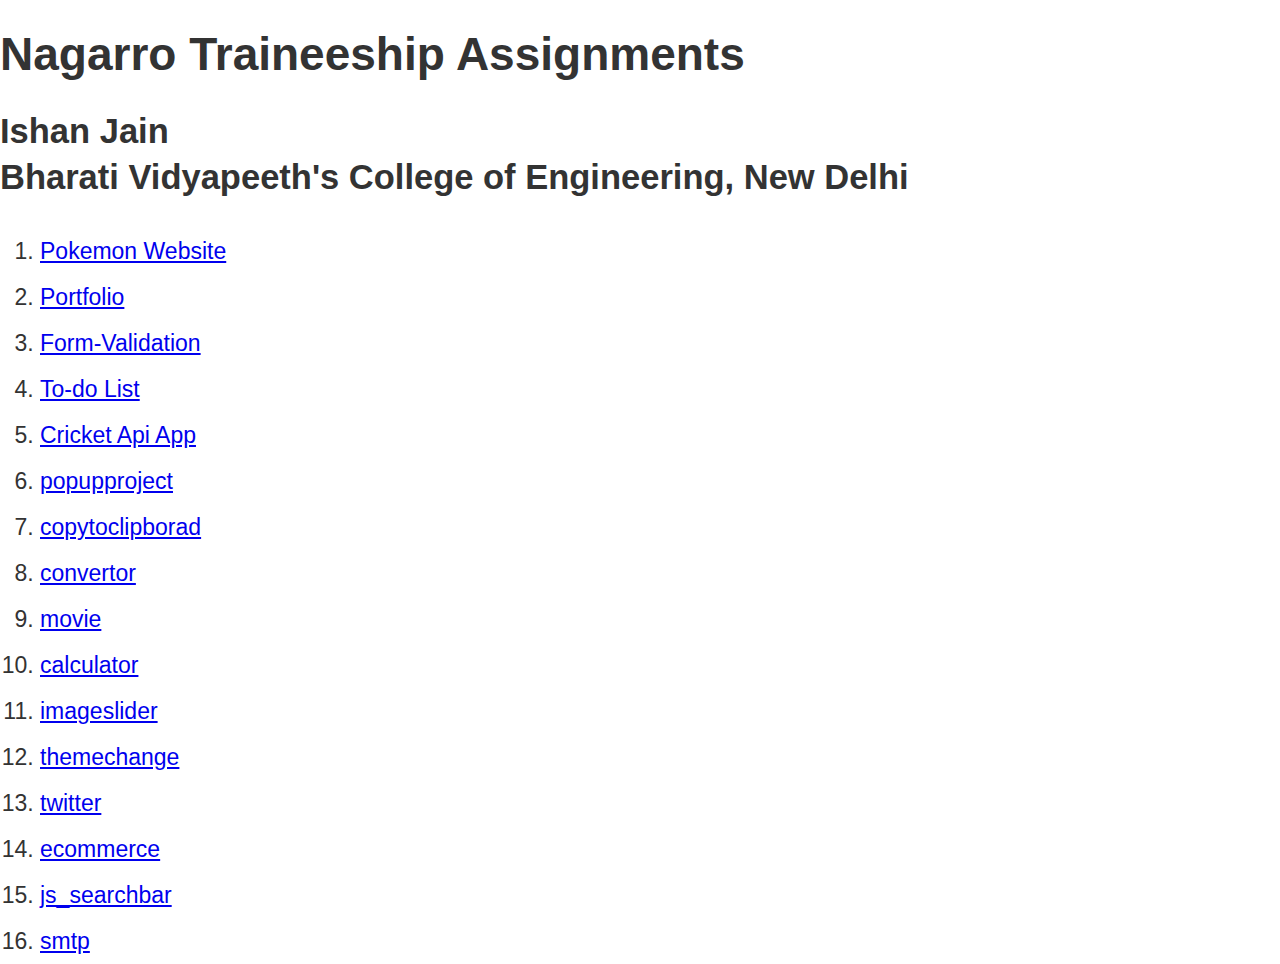
<file: index.html>
<!DOCTYPE html>

<html>
  <head>
    <style>
      html,
      body {
        width: 100%;
        height: 100%;
        margin: 0;
        background: #fff;
        color: #333;
        font-family: "Helvetica", "Arial", sans-serif;
        font-size: 23px;
        font-weight: 100;
        line-height: 2em;
      }
    </style>
    <meta charset="UTF-8" />
    <meta name="description" content="Ishan Jain - Portfolio" />
    <meta http-equiv="X-UA-Compatible" content="IE=edge" />
    <meta name="author" content="Ishan Jain" />
    <meta name="viewport" content="width=device-width, initial-scale=1.0" />
    <title>Nagarro Assignments</title>
  </head>
  <body>
    <h1>Nagarro Traineeship Assignments</h1>
    <h2>
      Ishan Jain <br />
      Bharati Vidyapeeth's College of Engineering, New Delhi
    </h2>

    <ol>
      <li><a href="pokemon/pokemon.html">Pokemon Website</a></li>
      <li><a href="portfolio/portfolio.html">Portfolio</a></li>
      <li><a href="form-validation/form.html">Form-Validation</a></li>
      <li><a href="TodoList/todoList.html">To-do List</a></li>
      <li><a href="./cricketapi/index.html">Cricket Api App</a></li>
      <li><a href="./popupproject/index.html"> popupproject</a></li>
      <li><a href="./copytoclipborad/index.html"> copytoclipborad</a></li>

      <li><a href="./convertor/index.html"> convertor</a></li>
      <li><a href="./movie/index.html"> movie</a></li>
      <li><a href="./calculator/index.html"> calculator</a></li>
      <li><a href="./imageslider/index.html"> imageslider</a></li>
      <li><a href="./themechange/index.html"> themechange</a></li>
      <li><a href="./twitter/twitter.html"> twitter</a></li>
      <li><a href="./ecommerce/index.html"> ecommerce</a></li>
      <li><a href="./js_searchbar/index.html"> js_searchbar</a></li>
      <li><a href="./smtp/index.html"> smtp</a></li>
    </ol>
  </body>
</html>
</file>
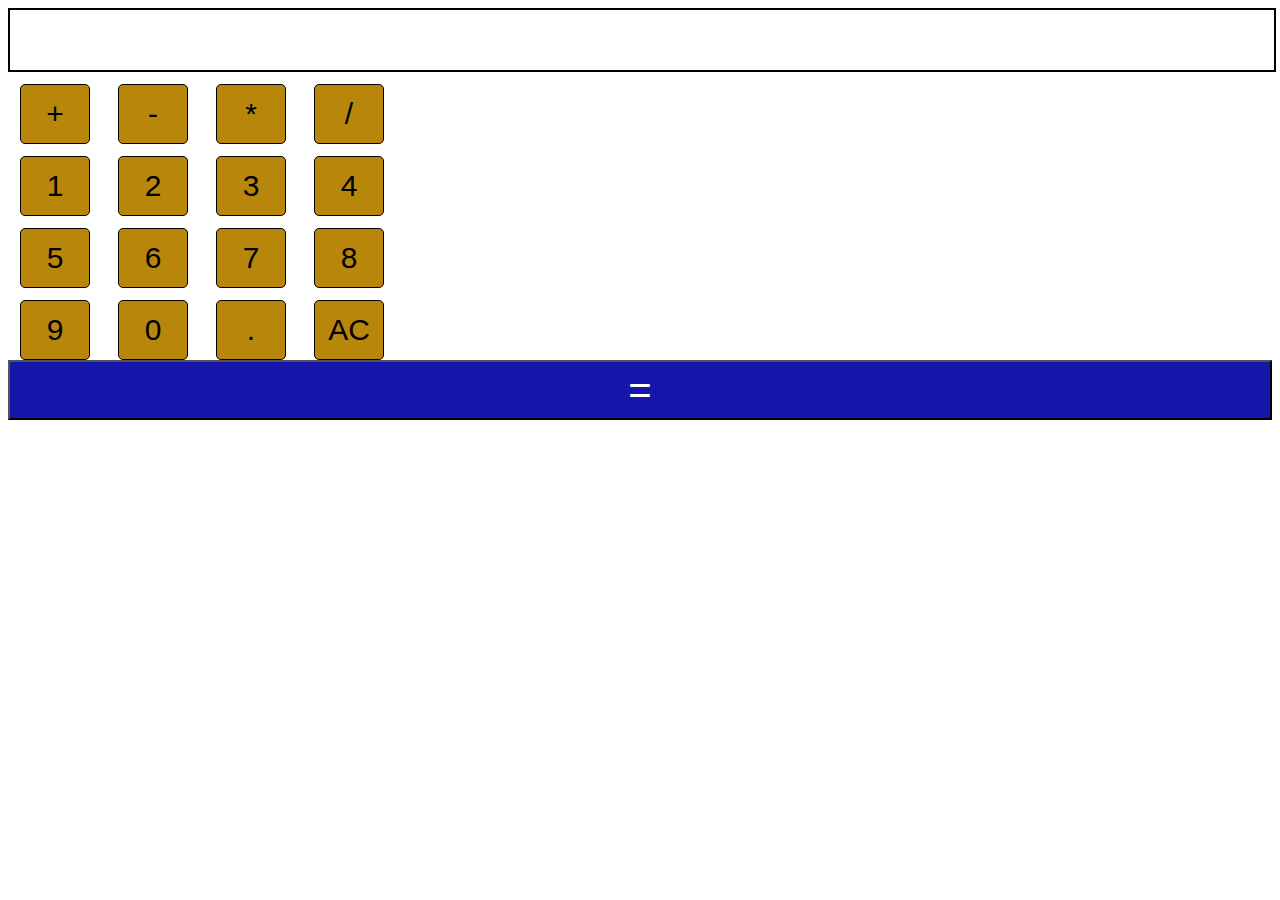
<file: calculator/index.html>
<!DOCTYPE html>
<html lang="en">
  <head>
    <meta charset="UTF-8" />
    <meta http-equiv="X-UA-Compatible" content="IE=edge" />
    <meta name="viewport" content="width=device-width, initial-scale=1.0" />
    <link
      href="https://cdn.jsdelivr.net/npm/bootstrap@5.2.0-beta1/dist/css/bootstrap.min.css"
      rel="stylesheet"
      integrity="sha384-0evHe/X+R7YkIZDRvuzKMRqM+OrBnVFBL6DOitfPri4tjfHxaWutUpFmBp4vmVor"
      crossorigin="anonymous"
    />
    <title>Document</title>
    <style>
      button {
        width: 60px;
        height: 60px;
      }
      #in {
        width: 100%;
        height: 60px;
        text-align: right;
        font-size: 30px;
        border: 2px solid black;
      }
      #equal-btn {
        width: 100%;
        background-color: rgba(11, 11, 168, 0.952);
        color: white;
        font-size: 40px;
      }
      .num button {
        width: 70px;
        height: 60px;
        font-size: 30px;
        margin-top: 0.75rem;
        margin-left: 0.75rem;
        margin-right: 0.75rem;
        border: 1px solid black;
        text-align: center;
        border-radius: 5px;
        background-color: darkgoldenrod;
      }
      .operations button {
        width: 70px;
        height: 60px;
        margin-top: 0.75rem;
        margin-left: 0.75rem;
        margin-right: 0.75rem;
        border: 1px solid black;
        text-align: center;
        font-size: 30px;
        border-radius: 5px;
        background-color: darkgoldenrod;
      }
    </style>
  </head>
  <body>
    <div class="container d-flex justify-content-center">
      <div class="d-flex flex-column mt-5 bg-dark">
        <div class="input p-2">
          <div id="in" class="bg-light"></div>
        </div>
        <div class="calc d-flex flex-column">
          <div class="operations d-flex justify-content-between">
            <button value="+">+</button>
            <button value="-">-</button>
            <button value="*">*</button>
            <button value="/">/</button>
          </div>
          <div class="num d-flex justify-content-between">
            <button value="1">1</button>
            <button value="2">2</button>
            <button value="3">3</button>
            <button value="4">4</button>
          </div>
          <div class="num d-flex justify-content-between">
            <button value="5">5</button>
            <button value="6">6</button>
            <button value="7">7</button>
            <button value="8">8</button>
          </div>
          <div class="num d-flex justify-content-between">
            <button value="9">9</button>
            <button value="0">0</button>
            <button value=".">.</button>
            <button value="AC">AC</button>
          </div>
        </div>
        <div class="equal mx-2 mt-3">
          <button id="equal-btn" value="=">=</button>
        </div>
      </div>
    </div>
    <script>
      const num = document.querySelectorAll(".num button");
      const input = document.querySelector("#in");
      const operators = document.querySelectorAll(".operations button");
      num.forEach((item) => {
        item.addEventListener("click", function () {
          if (item.value == "AC") {
            input.innerHTML = "";
          } else {
            input.innerHTML += item.value;
          }
        });
      });
      operators.forEach((item) => {
        item.addEventListener("click", function () {
          var currString = input.innerHTML;
          console.log(currString);
          var lastElement = currString[currString.length - 1];
          if (
            lastElement === "+" ||
            lastElement === "-" ||
            lastElement === "*" ||
            lastElement === "/"
          ) {
            var newString =
              currString.substring(0, currString.length - 1) + item.value;
            input.innerHTML = newString;
          } else {
            input.innerHTML += item.value;
          }
        });
      });
      const btn = document.querySelector("#equal-btn");
      btn.addEventListener("click", function () {
        input.innerHTML = eval(input.innerHTML);
      });
    </script>
  </body>
</html>
</file>
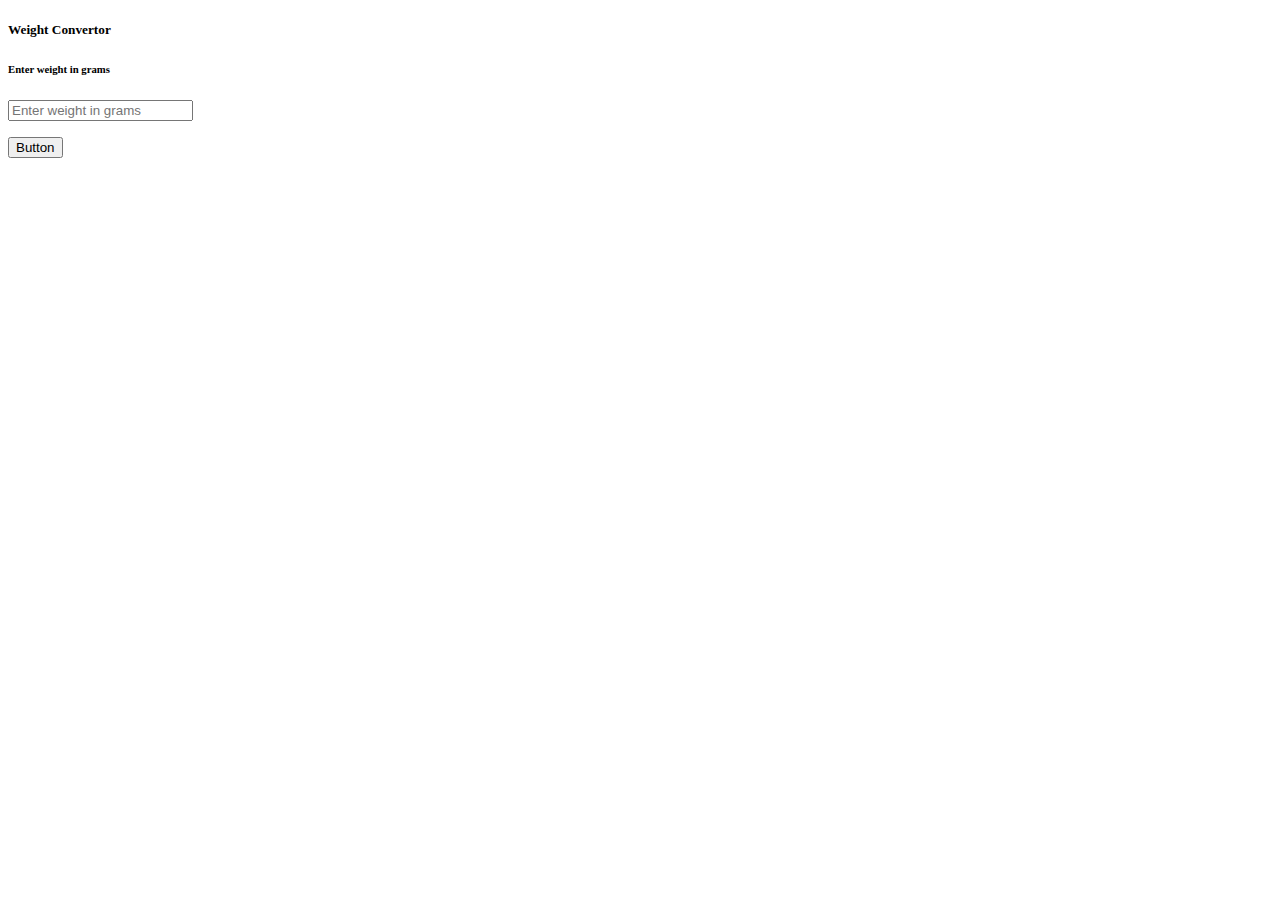
<file: convertor/index.html>
<!DOCTYPE html>
<html lang="en">
  <head>
    <meta charset="UTF-8" />
    <meta http-equiv="X-UA-Compatible" content="IE=edge" />
    <meta name="viewport" content="width=device-width, initial-scale=1.0" />
    <link
      href="https://cdn.jsdelivr.net/npm/bootstrap@5.2.0-beta1/dist/css/bootstrap.min.css"
      rel="stylesheet"
      integrity="sha384-0evHe/X+R7YkIZDRvuzKMRqM+OrBnVFBL6DOitfPri4tjfHxaWutUpFmBp4vmVor"
      crossorigin="anonymous"
    />
    <title>Document</title>
  </head>
  <body>
    <div class="card w-25">
      <div class="card-body">
        <h5 class="card-title">Weight Convertor</h5>
        <h6 class="card-subtitle mb-2 text-muted">Enter weight in grams</h6>
        <div class="card-text d-flex">
          <div>
            <input type="text" id="grams" placeholder="Enter weight in grams" />
          </div>
        </div>
        <div><p id="kg"></p></div>
        <button id="click" class="btn btn-primary mt-1">Button</a>
      </div>
    </div>
    <script src="https://code.jquery.com/jquery-3.2.1.slim.min.js" integrity="sha384-KJ3o2DKtIkvYIK3UENzmM7KCkRr/rE9/Qpg6aAZGJwFDMVNA/GpGFF93hXpG5KkN" crossorigin="anonymous"></script>
    <script>
        $(document).ready(function(){
               $("#click").on('click',function(){
                   let grams=$("#grams").val();
                   let k=grams*0.001;
                   $("#kg").html("Weight in kg " +k);
               })
        })
    </script>
  </body>
</html>

<!-- https://documenter.getpostman.com/view/16443297/TzkyLee7 -->
</file>
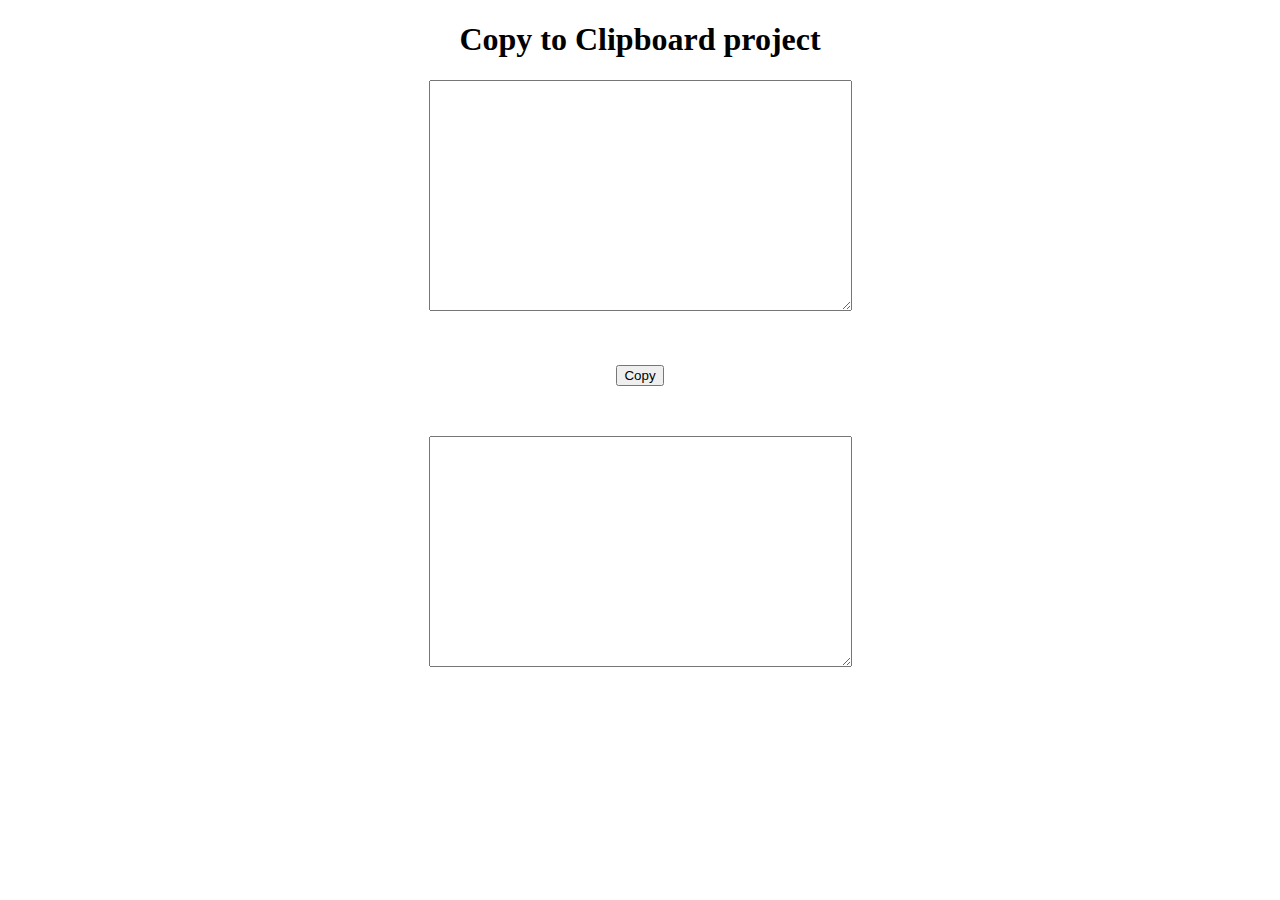
<file: copytoclipborad/index.html>
<!DOCTYPE html>
<html lang="en">
<head>
    <meta charset="UTF-8">
    <meta http-equiv="X-UA-Compatible" content="IE=edge">
    <meta name="viewport" content="width=device-width, initial-scale=1.0">
    <title>Document</title>
    <link rel="stylesheet" href="index.css">
    <!-- <link href="./dist/output.css" rel="stylesheet" /> -->
</head>
<body>
    <h1>Copy to Clipboard project</h1>
         <div class="one">
            <textarea name="" id="text" cols="50" rows="15"></textarea>
         </div>
         <div class="two">
             <button id="btn" onclick="myFunction()" >Copy</button>
         </div>
         <div class="three">
             <textarea name="" id="text2" cols="50" rows="15"></textarea>
         </div>
     <script>
         function myFunction(){
    let text=document.getElementById('text');
    text.select();
    text.setSelectionRange(0,1000); //it takes two parameters count of the starting alphabet and the ending
    navigator.clipboard.writeText(text.value);
}
//  $(document).ready(function(){
//      $("#btn").click(function(){
//          $("#text").select();
//          document.execCommand("copy");
//      });
//  });
     </script>
    <script src="https://code.jquery.com/jquery-3.6.0.min.js" integrity="sha256-/xUj+3OJU5yExlq6GSYGSHk7tPXikynS7ogEvDej/m4=" crossorigin="anonymous"></script>
</body>
</html>
</file>
<file: js_searchbar/index.html>
<!DOCTYPE html>
<html lang="en">
  <head>
    <meta charset="UTF-8" />
    <meta http-equiv="X-UA-Compatible" content="IE=edge" />
    <meta name="viewport" content="width=device-width, initial-scale=1.0" />
    <link rel="stylesheet" href="style.css" />
    <script defer src="script.js"></script>
    <title>Search User</title>
  </head>
  <body>
    <div class="container">
      <div class="search-wrapper">
        <input
          type="search"
          placeholder="Search Users"
          id="search"
          autocomplete="off"
        />
      </div>
      <div class="user-cards"></div>
      <template id="user-template">
        <div class="card">
          <div class="name"></div>
          <div class="contact">
            <div class="email"></div>
            <div class="phone"></div>
          </div>
        </div>
      </template>
    </div>
  </body>
</html>
</file>
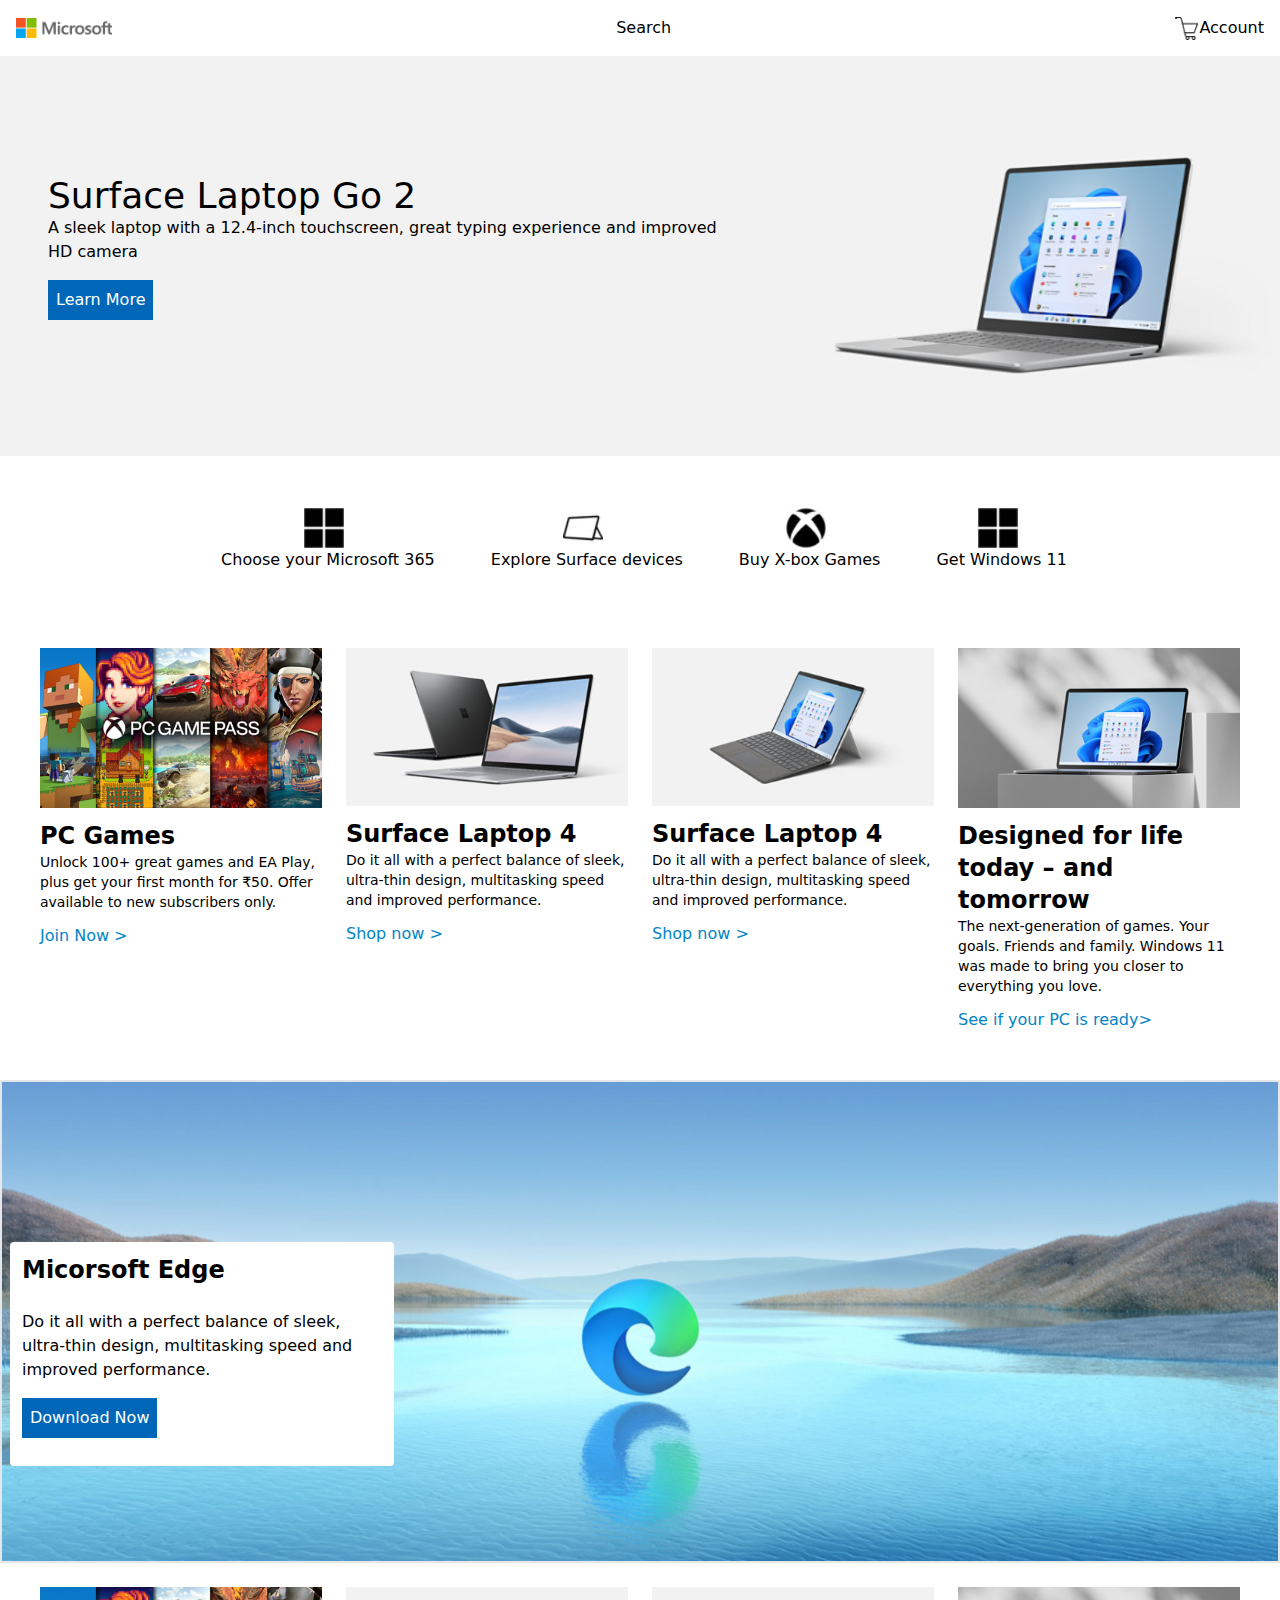
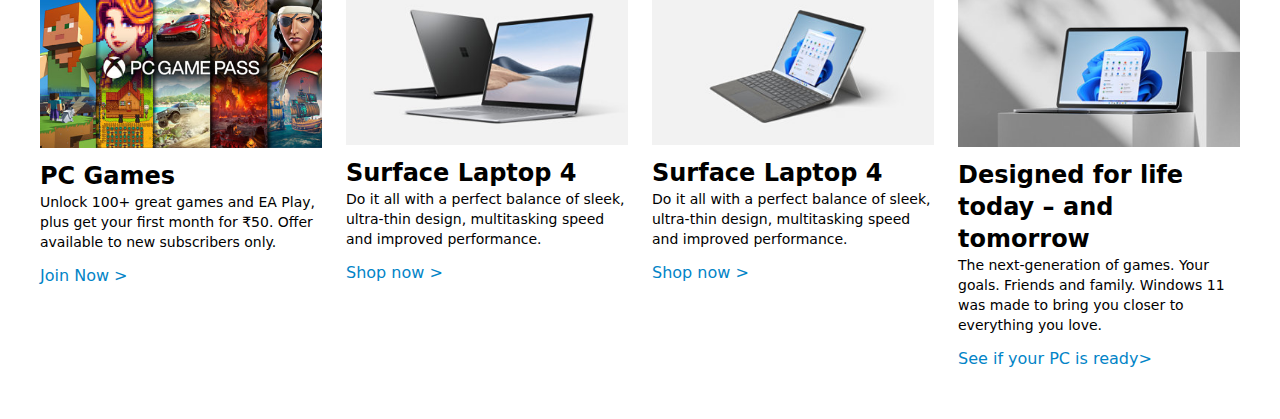
<file: microsoft clone/index.html>
<!DOCTYPE html>
<html lang="en">
  <head>
    <meta charset="UTF-8" />
    <meta http-equiv="X-UA-Compatible" content="IE=edge" />
    <meta name="viewport" content="width=device-width, initial-scale=1.0" />
    <title>Document</title>
    <link href="./dist/output.css" rel="stylesheet" />
  
  </head>
  <body>
    <div class="navbar flex justify-between items-center p-4">
      <div class="flex md:order-2">
        <div class="hamburger mx-2 md:hidden">
          <div class="line h-0.5 w-6 bg-black my-1"></div>
          <div class="line h-0.5 w-6 bg-black my-1"></div>
          <div class="line h-0.5 w-6 bg-black my-1"></div>
        </div>
        <div>Search</div>
      </div>
      <div class="logo md:order-1">
          <img src="assests/RE1Mu3b.png" class="w-24"></img>
      </div>

      <div class="cart md:order-3 flex ">
          <img src="assests/icons8-shopping-cart-50.png " class="w-6"></img>
          <div>Account</div>
      </div>
    </div>


    <div class="slider flex bg-[#f2f2f2] md:flex-row flex-col-reverse  justify-center items-center ">
     <div class="left flex flex-col justify-center mx-12">
       <h1 class="text-4xl font-medium">Surface Laptop Go 2</h1>
       <span>
        A sleek laptop with a 12.4-inch touchscreen, great typing experience and improved HD camera
    </span>
    <button class="bg-[#0067b8] w-fit text-white p-2 my-4">Learn More</button>
     </div>
     <div class="right flex justify-center items-center ">
      <img src="assests/Highlight-Surface-Laptop-Go-2-01-M01_VP1-539x440.jpeg" alt="">
     
     </div>
    </div>


    <div class="services flex flex-col md:flex-row md:justify-center my-8">
        <div class="fititems flex  mx-6 space-x-2 my-5 md:flex-col md:items-center">
            <img src="assests/gldn-Quick-Link-Icon-80x80-Microsoft-365 (1).jpeg" alt="" class="w-[40px] h-[40px]">
            <span class=" hover:underline hover:underline-offset-8">Choose your Microsoft 365</span>
        </div>


        <div class="fititems flex  mx-6 space-x-2 my-5 md:flex-col md:items-center">
            <img src="assests/icon-LL-surface-kickstand-120x120.jpeg" alt="" class="w-[40px] h-[40px]">
            <span class=" hover:underline hover:underline-offset-8">Explore Surface devices</span>
        </div>
        
        <div class="fititems flex  mx-6 space-x-2 my-5 md:flex-col md:items-center">
            <img src="assests/gldn-ICON-LL-xbox-logo-120x120.jpeg" alt="" class="w-[40px] h-[40px]">
            <span class=" hover:underline hover:underline-offset-8">Buy X-box Games</span>
        </div>

        <div class="fititems flex  mx-6 space-x-2 my-5 md:flex-col md:items-center">
            <img src="assests/gldn-Quick-Link-Icon-80x80-Microsoft-365 (1).jpeg" alt=""class="w-[40px] h-[40px]">
            <span class=" hover:underline hover:underline-offset-8">Get Windows 11</span>
        </div>
        

    </div>
    <!-- <div class="cards flex  sm:h-[636xp] flex-col md:flex-row  ">

        <div class="cards-1  w-full  md:w-[560px] h-[318px] border border-spacing-2 mx-2"></div>
        <div class="cards-2 w-full  md:w-[560px] h-[318px] border border-spacing-2 mx-2"></div>
        <div class="cards-3 w-full  md:w-[560px] h-[318px] border border-spacing-2 mx-2"></div>
        <div class="cards-4 w-full md:w-[560px] h-[318px] border border-spacing-2 mx-2"></div>
    </div> -->
    <div class="cards mb-3 flex flex-col md:flex-row w-auto   justify-around mx-7  ">
        <div class="card1 w-full mb-3  md:w-[384px] rounded p-3">
            <img src="assests/Content-Card-AEM-PC-Game-Pass-Expansion.jpeg" alt="" class="my-3 w-full">
            <h1 class="font-bold text-2xl">PC Games</h1>
            <p class="text-sm"> Unlock 100+ great games and EA Play, plus get your first month for ₹50. Offer available to new subscribers only. </p>
            <button class="text-sky-600 my-3">Join Now ></button>
        </div>

        <div class="card2 w-full mb-3 md:w-[384px]  rounded p-3">
            <img src="assests/Gldn-mscom-01-Black-Platinum-CP01 (1).jpeg" alt="" class="my-3 w-full">
            <h1  class="font-bold text-2xl">Surface Laptop 4</h1>
            <p class="text-sm"> Do it all with a perfect balance of sleek, ultra-thin design, multitasking speed and improved performance. </p>
            <button class="text-sky-600 my-3">Shop now ></button>
        </div>

       <div class="card3 w-full mb-3 md:w-[384px] rounded p-3 ">
            <img src="assests/CP-02-Pro8-Platinum-BnrCntrl.jpeg" alt="" class="my-3 w-full">
            <h1  class="font-bold text-2xl">Surface Laptop 4</h1>
            <p class="text-sm"> Do it all with a perfect balance of sleek, ultra-thin design, multitasking speed and improved performance. </p>
            <button class="text-sky-600 my-3">Shop now ></button>
        </div>
        <div class="card4    mb-3  md:w-[384px]  rounded p-3">
          <img src="assests/gldn-CP-Windows11-GlobalLaunch.jpeg" alt="" class="my-3 w-full">
          <h1  class="font-bold text-2xl">Designed for life today – and tomorrow</h1>
          <p class="text-sm"> The next-generation of games. Your goals. Friends and family. Windows 11 was made to bring you closer to everything you love.  </p>
          <button class="text-sky-600 my-3">See if your PC is ready></button>
      </div>
      </div>
     
      <div class="edge w-full border-2 ">
        <div class="card2 w-full mb-3 md:w-[384px]  rounded p-3 absolute bg-white mx-2 my-40">
          <h1  class="font-bold text-2xl">Micorsoft Edge</h1>
          <p class="mt-6"> Do it all with a perfect balance of sleek, ultra-thin design, multitasking speed and improved performance. </p>
          <button class="bg-[#0067b8] w-fit text-white p-2 my-4">Download Now</button>
        </div>
        <img src="assests/gldn-MSFT-hero-Edge_VP5-1596x600.jpeg" class="w-full">
        

      </div>
      
      <div class="cards mb-3 flex flex-col md:flex-row w-auto   justify-around mx-7  ">
        <div class="card1 w-full mb-3  md:w-[384px] rounded p-3">
            <img src="assests/Content-Card-AEM-PC-Game-Pass-Expansion.jpeg" alt="" class="my-3 w-full">
            <h1 class="font-bold text-2xl">PC Games</h1>
            <p class="text-sm"> Unlock 100+ great games and EA Play, plus get your first month for ₹50. Offer available to new subscribers only. </p>
            <button class="text-sky-600 my-3">Join Now ></button>
        </div>

        <div class="card2 w-full mb-3 md:w-[384px]  rounded p-3">
            <img src="assests/Gldn-mscom-01-Black-Platinum-CP01 (1).jpeg" alt="" class="my-3 w-full">
            <h1  class="font-bold text-2xl">Surface Laptop 4</h1>
            <p class="text-sm"> Do it all with a perfect balance of sleek, ultra-thin design, multitasking speed and improved performance. </p>
            <button class="text-sky-600 my-3">Shop now ></button>
        </div>

       <div class="card3 w-full mb-3 md:w-[384px] rounded p-3 ">
            <img src="assests/CP-02-Pro8-Platinum-BnrCntrl.jpeg" alt="" class="my-3 w-full">
            <h1  class="font-bold text-2xl">Surface Laptop 4</h1>
            <p class="text-sm"> Do it all with a perfect balance of sleek, ultra-thin design, multitasking speed and improved performance. </p>
            <button class="text-sky-600 my-3">Shop now ></button>
        </div>
        <div class="card4    mb-3  md:w-[384px]  rounded p-3">
          <img src="assests/gldn-CP-Windows11-GlobalLaunch.jpeg" alt="" class="my-3 w-full">
          <h1  class="font-bold text-2xl">Designed for life today – and tomorrow</h1>
          <p class="text-sm"> The next-generation of games. Your goals. Friends and family. Windows 11 was made to bring you closer to everything you love.  </p>
          <button class="text-sky-600 my-3">See if your PC is ready></button>
      </div>
      </div>
     


  </body>
</html>
</file>
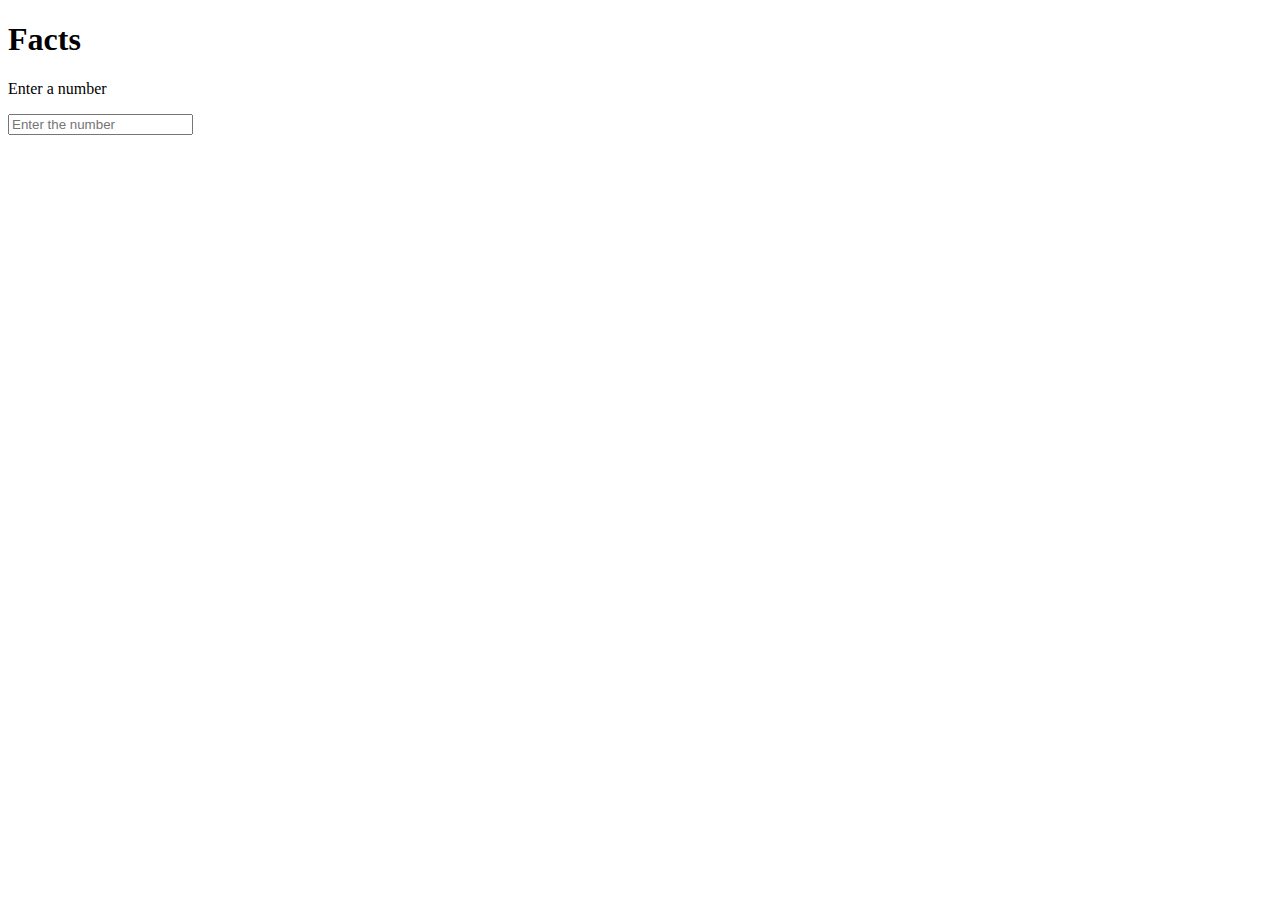
<file: numberapi/index.html>
<!DOCTYPE html>
<html lang="en">
<head>
    <meta charset="UTF-8">
    <meta http-equiv="X-UA-Compatible" content="IE=edge">
    <meta name="viewport" content="width=device-width, initial-scale=1.0">
    <title>Document</title>
    <style>
        #fact{
            display:none;
        }
    </style>
    <link href="https://cdn.jsdelivr.net/npm/bootstrap@5.2.0-beta1/dist/css/bootstrap.min.css" rel="stylesheet" integrity="sha384-0evHe/X+R7YkIZDRvuzKMRqM+OrBnVFBL6DOitfPri4tjfHxaWutUpFmBp4vmVor" crossorigin="anonymous">
        <!-- <script src="https://cdnjs.cloudflare.com/ajax/libs/jquery-ajaxy/1.6.1/scripts/jquery.ajaxy.min.js" integrity="sha512-bztGAvCE/3+a1Oh0gUro7BHukf6v7zpzrAb3ReWAVrt+bVNNphcl2tDTKCBr5zk7iEDmQ2Bv401fX3jeVXGIcA==" crossorigin="anonymous" referrerpolicy="no-referrer"></script> -->

</head>
<body class="bg-dark">
    <div class="contianer">
        <div class="row">
            <div class="col-md-6 mx-auto">
                <div class="card bg-primary text-white mt-5 p-4">
                    <h1>Facts</h1>
                    <p>Enter a number</p>
                    <input type="number" class="form-control" id="numberInput" placeholder="Enter the number">
                    <div id="fact" class="card-body">
                        <h3 class="card-title">Number Fact</h3>
                        <p class="card-text" id="factText"></p>
                    </div>

                </div>
            </div>
        </div>
    </div>
     <script>
      
         let fact=document.querySelector('#fact');
         let factText=document.querySelector("#factText");
         let numberInput=document.querySelector("#numberInput");
         numberInput.addEventListener('input', getFetchApi);

        //  Fetch with XHR
        function getFactAjax() {
            let number = numberInput.value;
            if (number != '') {
                let xhr = new XMLHttpRequest();
                xhr.open('GET', 'http://numbersapi.com/' + number);

                xhr.onload = function () {
                    if (this.status == 200) {
                        fact.style.display = 'block';
                        factText.innerText = this.responseText;
                    }
                }

                xhr.send();
            }
        }

     
    //    Fetch with API
    function getFetchApi(){
        let number=numberInput.value;
        if(number!=''){
        fetch('http://numbersapi.com/' + number)
        .then(response=>response.text())
        .then(data=>{
            fact.style.display='block';
            factText.innerText=data;
        }).catch(err=>console.log(err))

        }

    }
   


     </script>
    <!-- <script src="https://code.jquery.com/jquery-3.2.1.slim.min.js" integrity="sha384-KJ3o2DKtIkvYIK3UENzmM7KCkRr/rE9/Qpg6aAZGJwFDMVNA/GpGFF93hXpG5KkN" crossorigin="anonymous"></script>
    <script src="https://cdn.jsdelivr.net/npm/popper.js@1.12.9/dist/umd/popper.min.js" integrity="sha384-ApNbgh9B+Y1QKtv3Rn7W3mgPxhU9K/ScQsAP7hUibX39j7fakFPskvXusvfa0b4Q" crossorigin="anonymous"></script>
    <script src="https://cdn.jsdelivr.net/npm/bootstrap@5.2.0-beta1/dist/js/bootstrap.bundle.min.js" integrity="sha384-pprn3073KE6tl6bjs2QrFaJGz5/SUsLqktiwsUTF55Jfv3qYSDhgCecCxMW52nD2" crossorigin="anonymous"></script> -->
</body>
</html>
</file>
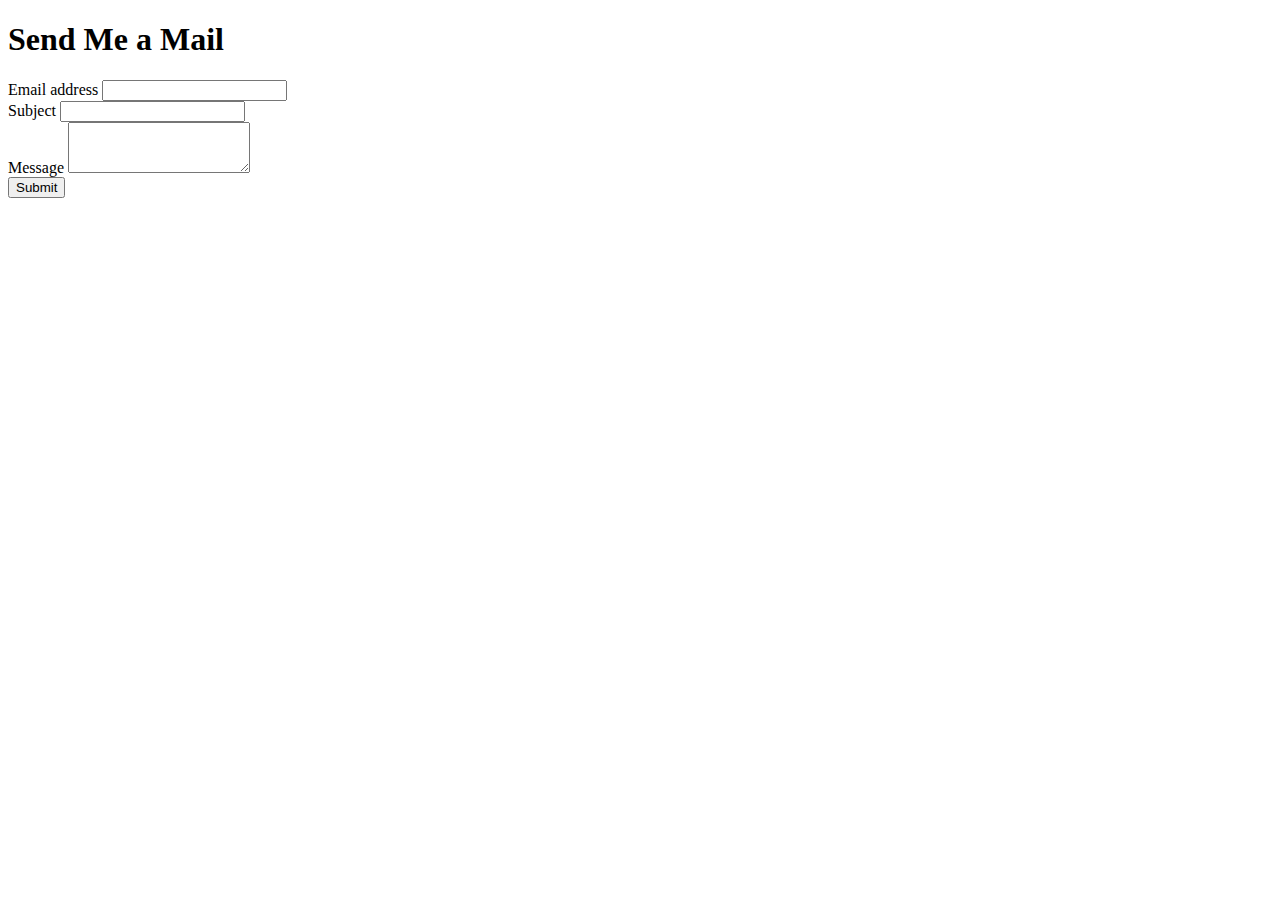
<file: smtp/index.html>
<!DOCTYPE html>
<html lang="en">
  <head>
    <meta charset="utf-8" />
    <meta name="viewport" content="width=device-width, initial-scale=1" />
    <title>Contact Me</title>
    <link
      href="https://cdn.jsdelivr.net/npm/bootstrap@5.2.0/dist/css/bootstrap.min.css"
      rel="stylesheet"
      integrity="sha384-gH2yIJqKdNHPEq0n4Mqa/HGKIhSkIHeL5AyhkYV8i59U5AR6csBvApHHNl/vI1Bx"
      crossorigin="anonymous"
    />
  </head>
  <body>
    <div class="container" style="max-width: 650px">
      <h1 id="heading" class="display-2 fw-normal">Send Me a Mail</h1>
      <form onsubmit="sendMail(event)">
        <div class="mb-3">
          <label for="email" class="form-label">Email address</label>
          <input type="email" class="form-control" id="email" />
        </div>
        <div class="mb-3">
          <label for="subject" class="form-label">Subject</label>
          <input class="form-control" id="subject" type="text" />
        </div>
        <div class="mb-3">
          <label for="message" class="form-label">Message</label>
          <textarea class="form-control" id="message" rows="3"></textarea>
        </div>
        <button type="submit" class="btn btn-dark">Submit</button>
      </form>
    </div>

    <!-- JS -->
    <script
      src="https://cdn.jsdelivr.net/npm/bootstrap@5.2.0/dist/js/bootstrap.bundle.min.js"
      integrity="sha384-A3rJD856KowSb7dwlZdYEkO39Gagi7vIsF0jrRAoQmDKKtQBHUuLZ9AsSv4jD4Xa"
      crossorigin="anonymous"
    ></script>
    <script src="https://smtpjs.com/v3/smtp.js"></script>
    <script>
      const token = "bdd190f8-01c6-4196-ab90-0471044b57d0";
      const email = document.getElementById("email");
      const subject = document.getElementById("subject");
      const message = document.getElementById("message");
      const heading = document.getElementById("heading");
      function sendMail(e) {
        console.log(email.value);
        e.preventDefault();
        Email.send({
          SecureToken: token,
          To: "ishan10j@gmail.com," + email.value,
          From: "ishan10j@gmail.com",
          Subject: subject.value,
          Body: message.value,
        })
          .then((message) => {
            alert(message);
            heading.innerHTML = "Mail Sent!!!";
            email.value = "";
            subject.value = "";
            message.value = "";
          })
          .catch((err) => console.log(err));
      }
    </script>
  </body>
</html>
</file>
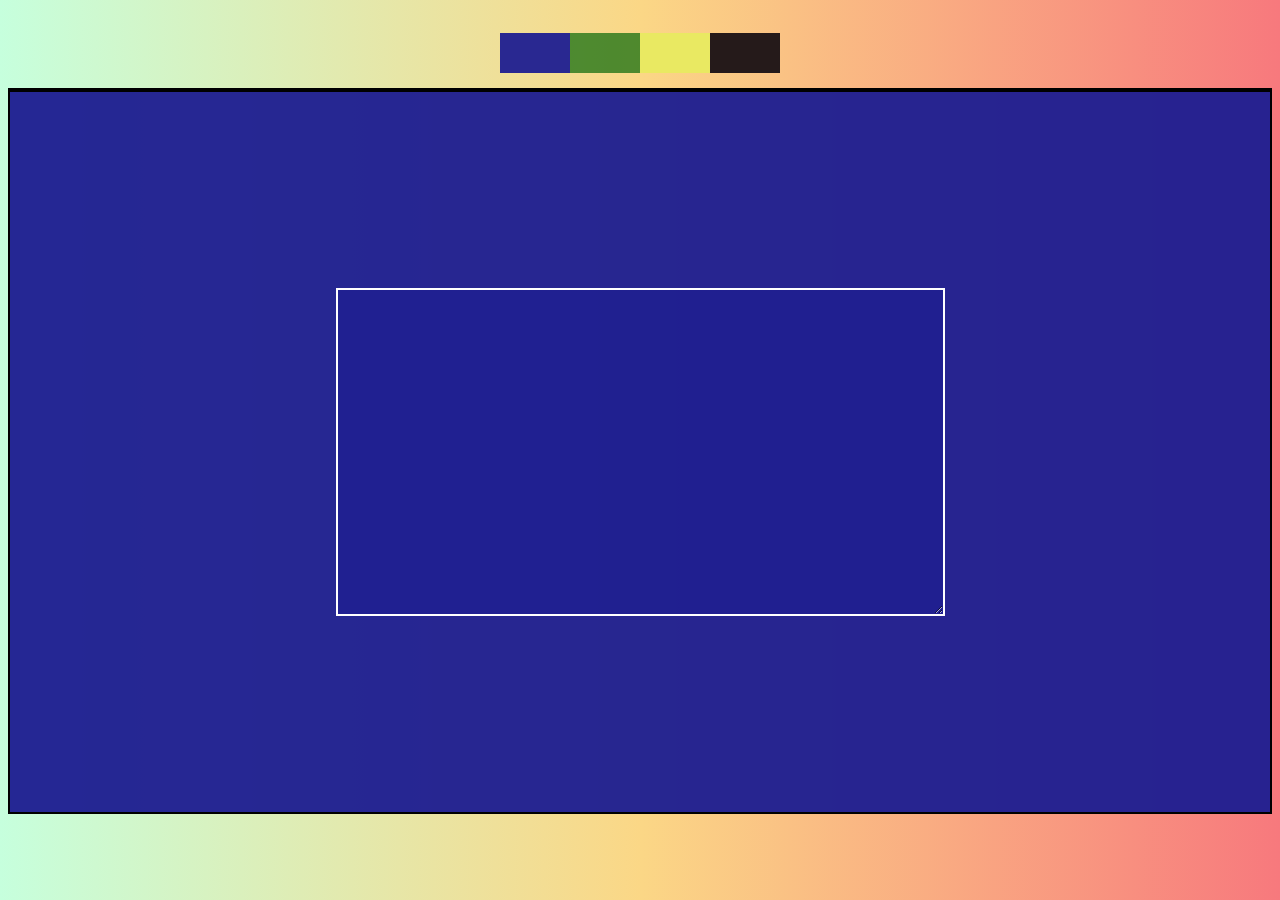
<file: themechange/index.html>
<!DOCTYPE html>
<html lang="en">
  <head>
    <meta charset="UTF-8" />
    <meta http-equiv="X-UA-Compatible" content="IE=edge" />
    <meta name="viewport" content="width=\, initial-scale=1.0" />
    <title>Document</title>
  </head>
  <style>
    body {
      background: linear-gradient(
        to right,
        #c6ffdd,
        #fbd786,
        #f7797d
      ); /* W3C, IE 10+/ Edge, Firefox 16+, Chrome 26+, Opera 12+, Safari 7+ */
    }
    .buttons {
      display: flex;
      border-bottom: 2px solid black;
      justify-content: center;
      flex-wrap: wrap;
    }
    .buttons button {
      width: 70px;
      height: 40px;

      margin-bottom: 15px;
      margin-top: 25px;
      font-weight: 500;
      border: none;
    }
    #blue {
      background-color: rgba(30, 30, 145, 0.952);
    }
    #green {
      background-color: rgba(10, 105, 10, 0.712);
    }
    #yellow {
      background-color: rgb(233, 233, 98);
    }
    #black {
      background-color: rgb(37, 26, 26);
    }
    .center {
      display: flex;
      align-items: center;
      justify-content: center;
      border: 2px solid black;
      background-color: rgba(30, 30, 145, 0.959);
      color: white;
      height: 80vh;
    }
    #text {
      color: white;
      background-color: rgba(30, 30, 145, 0.678);
      /* font-size: 20px; */
      border: 2px solid white;
      outline: none;
      box-shadow: none;
      /* padding: 5px; */
      font-family: cursive;
    }
  </style>
  <body>
    <div class="container">
      <div class="buttons">
        <div><button id="blue"></button></div>
        <div><button id="green"></button></div>
        <div><button id="yellow"></button></div>
        <div><button id="black"></button></div>
      </div>
      <div class="center">
        <textarea name="" id="text" cols="80" rows="20"></textarea>
      </div>
    </div>
    <script
      src="https://code.jquery.com/jquery-3.2.1.slim.min.js"
      integrity="sha384-KJ3o2DKtIkvYIK3UENzmM7KCkRr/rE9/Qpg6aAZGJwFDMVNA/GpGFF93hXpG5KkN"
      crossorigin="anonymous"
    ></script>
    <script>
      $(document).ready(function () {
        $("#blue").on("click", function () {
          $("#text").css("border", "2px solid white");
          $("#text").css("color", "white");
          $("#text").css("background-color", "rgba(30, 30, 145)");
          $(".center").css("background-color", "rgba(30, 30, 145)");
        });
        $("#green").on("click", function () {
          $("#text").css("border", "2px solid black");
          $("#text").css("color", " black");
          $("#text").css("background-color", "rgba(10, 105, 10)");
          $(".center").css("background-color", "rgba(10, 105, 10)");
        });
        $("#yellow").on("click", function () {
          $("#text").css("border", "2px solid black");
          $("#text").css("color", " black");
          $("#text").css("background-color", "rgb(233, 233, 98)");
          $(".center").css("background-color", "rgb(233, 233, 98)");
        });
        $("#black").on("click", function () {
          $("#text").css("border", "2px solid white");
          $("#text").css("color", " white");
          $("#text").css("background-color", "rgb(37, 26, 26)");
          $(".center").css("background-color", "rgb(37, 26, 26)");
        });
      });
    </script>
  </body>
</html>
</file>
<file: copytoclipborad/index.css>
h1 {
  text-align: center;
}
.one,
.two,
.three {
  text-align: center;
}
.two,
.three {
  margin-top: 50px;
  margin-bottom: 50px;
}
</file>
<file: js_searchbar/style.css>
body {
  margin: 5px;
  font-family: sans-serif;
  background-color: #4e4e4e;
  background-image: url("https://www.transparenttextures.com/patterns/white-diamond-dark.png");
}

.search-wrapper {
  width: 100%;
}

.search-wrapper input {
  font-size: 1rem;
  padding: 0.5rem;
  margin: 0.5rem 0 1rem;
  width: 100%;
  border: 0;
  background: transparent;
  border-bottom: 2px solid #bbb;
  caret-color: #bbb;
  color: #bbb;
  outline: 0;
}

.container {
  max-width: 400px;
  margin: auto;
}

.card {
  border: 1px solid #777;
  background-color: transparent;
  padding: 0.5rem 1rem;
  color: #fff;
  margin-bottom: 0.15rem;
  cursor: pointer;
}

.card:hover {
  background-color: rgba(255, 255, 255, 0.35);
  color: #000;
}

.name {
  margin-bottom: 0.25rem;
}

.contact {
  display: flex;
  justify-content: space-between;
  flex-wrap: wrap;
}

.phone,
.email {
  font-size: 0.8rem;
  color: #999;
  margin-top: 0.1rem;
}

.card:hover .phone,
.card:hover .email {
  color: #444;
}

.hide {
  display: none;
}
</file>
<file: microsoft clone/dist/output.css>
/*
! tailwindcss v3.1.6 | MIT License | https://tailwindcss.com
*/

/*
1. Prevent padding and border from affecting element width. (https://github.com/mozdevs/cssremedy/issues/4)
2. Allow adding a border to an element by just adding a border-width. (https://github.com/tailwindcss/tailwindcss/pull/116)
*/

*,
::before,
::after {
  box-sizing: border-box;
  /* 1 */
  border-width: 0;
  /* 2 */
  border-style: solid;
  /* 2 */
  border-color: #e5e7eb;
  /* 2 */
}

::before,
::after {
  --tw-content: '';
}

/*
1. Use a consistent sensible line-height in all browsers.
2. Prevent adjustments of font size after orientation changes in iOS.
3. Use a more readable tab size.
4. Use the user's configured `sans` font-family by default.
*/

html {
  line-height: 1.5;
  /* 1 */
  -webkit-text-size-adjust: 100%;
  /* 2 */
  -moz-tab-size: 4;
  /* 3 */
  -o-tab-size: 4;
     tab-size: 4;
  /* 3 */
  font-family: ui-sans-serif, system-ui, -apple-system, BlinkMacSystemFont, "Segoe UI", Roboto, "Helvetica Neue", Arial, "Noto Sans", sans-serif, "Apple Color Emoji", "Segoe UI Emoji", "Segoe UI Symbol", "Noto Color Emoji";
  /* 4 */
}

/*
1. Remove the margin in all browsers.
2. Inherit line-height from `html` so users can set them as a class directly on the `html` element.
*/

body {
  margin: 0;
  /* 1 */
  line-height: inherit;
  /* 2 */
}

/*
1. Add the correct height in Firefox.
2. Correct the inheritance of border color in Firefox. (https://bugzilla.mozilla.org/show_bug.cgi?id=190655)
3. Ensure horizontal rules are visible by default.
*/

hr {
  height: 0;
  /* 1 */
  color: inherit;
  /* 2 */
  border-top-width: 1px;
  /* 3 */
}

/*
Add the correct text decoration in Chrome, Edge, and Safari.
*/

abbr:where([title]) {
  -webkit-text-decoration: underline dotted;
          text-decoration: underline dotted;
}

/*
Remove the default font size and weight for headings.
*/

h1,
h2,
h3,
h4,
h5,
h6 {
  font-size: inherit;
  font-weight: inherit;
}

/*
Reset links to optimize for opt-in styling instead of opt-out.
*/

a {
  color: inherit;
  text-decoration: inherit;
}

/*
Add the correct font weight in Edge and Safari.
*/

b,
strong {
  font-weight: bolder;
}

/*
1. Use the user's configured `mono` font family by default.
2. Correct the odd `em` font sizing in all browsers.
*/

code,
kbd,
samp,
pre {
  font-family: ui-monospace, SFMono-Regular, Menlo, Monaco, Consolas, "Liberation Mono", "Courier New", monospace;
  /* 1 */
  font-size: 1em;
  /* 2 */
}

/*
Add the correct font size in all browsers.
*/

small {
  font-size: 80%;
}

/*
Prevent `sub` and `sup` elements from affecting the line height in all browsers.
*/

sub,
sup {
  font-size: 75%;
  line-height: 0;
  position: relative;
  vertical-align: baseline;
}

sub {
  bottom: -0.25em;
}

sup {
  top: -0.5em;
}

/*
1. Remove text indentation from table contents in Chrome and Safari. (https://bugs.chromium.org/p/chromium/issues/detail?id=999088, https://bugs.webkit.org/show_bug.cgi?id=201297)
2. Correct table border color inheritance in all Chrome and Safari. (https://bugs.chromium.org/p/chromium/issues/detail?id=935729, https://bugs.webkit.org/show_bug.cgi?id=195016)
3. Remove gaps between table borders by default.
*/

table {
  text-indent: 0;
  /* 1 */
  border-color: inherit;
  /* 2 */
  border-collapse: collapse;
  /* 3 */
}

/*
1. Change the font styles in all browsers.
2. Remove the margin in Firefox and Safari.
3. Remove default padding in all browsers.
*/

button,
input,
optgroup,
select,
textarea {
  font-family: inherit;
  /* 1 */
  font-size: 100%;
  /* 1 */
  font-weight: inherit;
  /* 1 */
  line-height: inherit;
  /* 1 */
  color: inherit;
  /* 1 */
  margin: 0;
  /* 2 */
  padding: 0;
  /* 3 */
}

/*
Remove the inheritance of text transform in Edge and Firefox.
*/

button,
select {
  text-transform: none;
}

/*
1. Correct the inability to style clickable types in iOS and Safari.
2. Remove default button styles.
*/

button,
[type='button'],
[type='reset'],
[type='submit'] {
  -webkit-appearance: button;
  /* 1 */
  background-color: transparent;
  /* 2 */
  background-image: none;
  /* 2 */
}

/*
Use the modern Firefox focus style for all focusable elements.
*/

:-moz-focusring {
  outline: auto;
}

/*
Remove the additional `:invalid` styles in Firefox. (https://github.com/mozilla/gecko-dev/blob/2f9eacd9d3d995c937b4251a5557d95d494c9be1/layout/style/res/forms.css#L728-L737)
*/

:-moz-ui-invalid {
  box-shadow: none;
}

/*
Add the correct vertical alignment in Chrome and Firefox.
*/

progress {
  vertical-align: baseline;
}

/*
Correct the cursor style of increment and decrement buttons in Safari.
*/

::-webkit-inner-spin-button,
::-webkit-outer-spin-button {
  height: auto;
}

/*
1. Correct the odd appearance in Chrome and Safari.
2. Correct the outline style in Safari.
*/

[type='search'] {
  -webkit-appearance: textfield;
  /* 1 */
  outline-offset: -2px;
  /* 2 */
}

/*
Remove the inner padding in Chrome and Safari on macOS.
*/

::-webkit-search-decoration {
  -webkit-appearance: none;
}

/*
1. Correct the inability to style clickable types in iOS and Safari.
2. Change font properties to `inherit` in Safari.
*/

::-webkit-file-upload-button {
  -webkit-appearance: button;
  /* 1 */
  font: inherit;
  /* 2 */
}

/*
Add the correct display in Chrome and Safari.
*/

summary {
  display: list-item;
}

/*
Removes the default spacing and border for appropriate elements.
*/

blockquote,
dl,
dd,
h1,
h2,
h3,
h4,
h5,
h6,
hr,
figure,
p,
pre {
  margin: 0;
}

fieldset {
  margin: 0;
  padding: 0;
}

legend {
  padding: 0;
}

ol,
ul,
menu {
  list-style: none;
  margin: 0;
  padding: 0;
}

/*
Prevent resizing textareas horizontally by default.
*/

textarea {
  resize: vertical;
}

/*
1. Reset the default placeholder opacity in Firefox. (https://github.com/tailwindlabs/tailwindcss/issues/3300)
2. Set the default placeholder color to the user's configured gray 400 color.
*/

input::-moz-placeholder, textarea::-moz-placeholder {
  opacity: 1;
  /* 1 */
  color: #9ca3af;
  /* 2 */
}

input::placeholder,
textarea::placeholder {
  opacity: 1;
  /* 1 */
  color: #9ca3af;
  /* 2 */
}

/*
Set the default cursor for buttons.
*/

button,
[role="button"] {
  cursor: pointer;
}

/*
Make sure disabled buttons don't get the pointer cursor.
*/

:disabled {
  cursor: default;
}

/*
1. Make replaced elements `display: block` by default. (https://github.com/mozdevs/cssremedy/issues/14)
2. Add `vertical-align: middle` to align replaced elements more sensibly by default. (https://github.com/jensimmons/cssremedy/issues/14#issuecomment-634934210)
   This can trigger a poorly considered lint error in some tools but is included by design.
*/

img,
svg,
video,
canvas,
audio,
iframe,
embed,
object {
  display: block;
  /* 1 */
  vertical-align: middle;
  /* 2 */
}

/*
Constrain images and videos to the parent width and preserve their intrinsic aspect ratio. (https://github.com/mozdevs/cssremedy/issues/14)
*/

img,
video {
  max-width: 100%;
  height: auto;
}

*, ::before, ::after {
  --tw-border-spacing-x: 0;
  --tw-border-spacing-y: 0;
  --tw-translate-x: 0;
  --tw-translate-y: 0;
  --tw-rotate: 0;
  --tw-skew-x: 0;
  --tw-skew-y: 0;
  --tw-scale-x: 1;
  --tw-scale-y: 1;
  --tw-pan-x:  ;
  --tw-pan-y:  ;
  --tw-pinch-zoom:  ;
  --tw-scroll-snap-strictness: proximity;
  --tw-ordinal:  ;
  --tw-slashed-zero:  ;
  --tw-numeric-figure:  ;
  --tw-numeric-spacing:  ;
  --tw-numeric-fraction:  ;
  --tw-ring-inset:  ;
  --tw-ring-offset-width: 0px;
  --tw-ring-offset-color: #fff;
  --tw-ring-color: rgb(59 130 246 / 0.5);
  --tw-ring-offset-shadow: 0 0 #0000;
  --tw-ring-shadow: 0 0 #0000;
  --tw-shadow: 0 0 #0000;
  --tw-shadow-colored: 0 0 #0000;
  --tw-blur:  ;
  --tw-brightness:  ;
  --tw-contrast:  ;
  --tw-grayscale:  ;
  --tw-hue-rotate:  ;
  --tw-invert:  ;
  --tw-saturate:  ;
  --tw-sepia:  ;
  --tw-drop-shadow:  ;
  --tw-backdrop-blur:  ;
  --tw-backdrop-brightness:  ;
  --tw-backdrop-contrast:  ;
  --tw-backdrop-grayscale:  ;
  --tw-backdrop-hue-rotate:  ;
  --tw-backdrop-invert:  ;
  --tw-backdrop-opacity:  ;
  --tw-backdrop-saturate:  ;
  --tw-backdrop-sepia:  ;
}

::-webkit-backdrop {
  --tw-border-spacing-x: 0;
  --tw-border-spacing-y: 0;
  --tw-translate-x: 0;
  --tw-translate-y: 0;
  --tw-rotate: 0;
  --tw-skew-x: 0;
  --tw-skew-y: 0;
  --tw-scale-x: 1;
  --tw-scale-y: 1;
  --tw-pan-x:  ;
  --tw-pan-y:  ;
  --tw-pinch-zoom:  ;
  --tw-scroll-snap-strictness: proximity;
  --tw-ordinal:  ;
  --tw-slashed-zero:  ;
  --tw-numeric-figure:  ;
  --tw-numeric-spacing:  ;
  --tw-numeric-fraction:  ;
  --tw-ring-inset:  ;
  --tw-ring-offset-width: 0px;
  --tw-ring-offset-color: #fff;
  --tw-ring-color: rgb(59 130 246 / 0.5);
  --tw-ring-offset-shadow: 0 0 #0000;
  --tw-ring-shadow: 0 0 #0000;
  --tw-shadow: 0 0 #0000;
  --tw-shadow-colored: 0 0 #0000;
  --tw-blur:  ;
  --tw-brightness:  ;
  --tw-contrast:  ;
  --tw-grayscale:  ;
  --tw-hue-rotate:  ;
  --tw-invert:  ;
  --tw-saturate:  ;
  --tw-sepia:  ;
  --tw-drop-shadow:  ;
  --tw-backdrop-blur:  ;
  --tw-backdrop-brightness:  ;
  --tw-backdrop-contrast:  ;
  --tw-backdrop-grayscale:  ;
  --tw-backdrop-hue-rotate:  ;
  --tw-backdrop-invert:  ;
  --tw-backdrop-opacity:  ;
  --tw-backdrop-saturate:  ;
  --tw-backdrop-sepia:  ;
}

::backdrop {
  --tw-border-spacing-x: 0;
  --tw-border-spacing-y: 0;
  --tw-translate-x: 0;
  --tw-translate-y: 0;
  --tw-rotate: 0;
  --tw-skew-x: 0;
  --tw-skew-y: 0;
  --tw-scale-x: 1;
  --tw-scale-y: 1;
  --tw-pan-x:  ;
  --tw-pan-y:  ;
  --tw-pinch-zoom:  ;
  --tw-scroll-snap-strictness: proximity;
  --tw-ordinal:  ;
  --tw-slashed-zero:  ;
  --tw-numeric-figure:  ;
  --tw-numeric-spacing:  ;
  --tw-numeric-fraction:  ;
  --tw-ring-inset:  ;
  --tw-ring-offset-width: 0px;
  --tw-ring-offset-color: #fff;
  --tw-ring-color: rgb(59 130 246 / 0.5);
  --tw-ring-offset-shadow: 0 0 #0000;
  --tw-ring-shadow: 0 0 #0000;
  --tw-shadow: 0 0 #0000;
  --tw-shadow-colored: 0 0 #0000;
  --tw-blur:  ;
  --tw-brightness:  ;
  --tw-contrast:  ;
  --tw-grayscale:  ;
  --tw-hue-rotate:  ;
  --tw-invert:  ;
  --tw-saturate:  ;
  --tw-sepia:  ;
  --tw-drop-shadow:  ;
  --tw-backdrop-blur:  ;
  --tw-backdrop-brightness:  ;
  --tw-backdrop-contrast:  ;
  --tw-backdrop-grayscale:  ;
  --tw-backdrop-hue-rotate:  ;
  --tw-backdrop-invert:  ;
  --tw-backdrop-opacity:  ;
  --tw-backdrop-saturate:  ;
  --tw-backdrop-sepia:  ;
}

.absolute {
  position: absolute;
}

.relative {
  position: relative;
}

.col-span-2 {
  grid-column: span 2 / span 2;
}

.row-span-3 {
  grid-row: span 3 / span 3;
}

.row-span-2 {
  grid-row: span 2 / span 2;
}

.row-span-1 {
  grid-row: span 1 / span 1;
}

.mx-2 {
  margin-left: 0.5rem;
  margin-right: 0.5rem;
}

.my-1 {
  margin-top: 0.25rem;
  margin-bottom: 0.25rem;
}

.mx-12 {
  margin-left: 3rem;
  margin-right: 3rem;
}

.my-4 {
  margin-top: 1rem;
  margin-bottom: 1rem;
}

.mx-6 {
  margin-left: 1.5rem;
  margin-right: 1.5rem;
}

.my-5 {
  margin-top: 1.25rem;
  margin-bottom: 1.25rem;
}

.mx-3 {
  margin-left: 0.75rem;
  margin-right: 0.75rem;
}

.my-3 {
  margin-top: 0.75rem;
  margin-bottom: 0.75rem;
}

.mx-5 {
  margin-left: 1.25rem;
  margin-right: 1.25rem;
}

.mx-7 {
  margin-left: 1.75rem;
  margin-right: 1.75rem;
}

.mx-4 {
  margin-left: 1rem;
  margin-right: 1rem;
}

.my-8 {
  margin-top: 2rem;
  margin-bottom: 2rem;
}

.mx-8 {
  margin-left: 2rem;
  margin-right: 2rem;
}

.my-48 {
  margin-top: 12rem;
  margin-bottom: 12rem;
}

.my-40 {
  margin-top: 10rem;
  margin-bottom: 10rem;
}

.mx-20 {
  margin-left: 5rem;
  margin-right: 5rem;
}

.mb-3 {
  margin-bottom: 0.75rem;
}

.mt-6 {
  margin-top: 1.5rem;
}

.flex {
  display: flex;
}

.grid {
  display: grid;
}

.h-0\.5 {
  height: 0.125rem;
}

.h-0 {
  height: 0px;
}

.h-\[318px\] {
  height: 318px;
}

.h-\[40px\] {
  height: 40px;
}

.w-6 {
  width: 1.5rem;
}

.w-24 {
  width: 6rem;
}

.w-fit {
  width: -webkit-fit-content;
  width: -moz-fit-content;
  width: fit-content;
}

.w-auto {
  width: auto;
}

.w-96 {
  width: 24rem;
}

.w-\[560px\] {
  width: 560px;
}

.w-full {
  width: 100%;
}

.w-\[384px\] {
  width: 384px;
}

.w-1\/2 {
  width: 50%;
}

.w-\[40px\] {
  width: 40px;
}

.border-spacing-0\.5 {
  --tw-border-spacing-x: 0.125rem;
  --tw-border-spacing-y: 0.125rem;
  border-spacing: var(--tw-border-spacing-x) var(--tw-border-spacing-y);
}

.border-spacing-0 {
  --tw-border-spacing-x: 0px;
  --tw-border-spacing-y: 0px;
  border-spacing: var(--tw-border-spacing-x) var(--tw-border-spacing-y);
}

.border-spacing-2 {
  --tw-border-spacing-x: 0.5rem;
  --tw-border-spacing-y: 0.5rem;
  border-spacing: var(--tw-border-spacing-x) var(--tw-border-spacing-y);
}

.grid-flow-col {
  grid-auto-flow: column;
}

.grid-rows-3 {
  grid-template-rows: repeat(3, minmax(0, 1fr));
}

.grid-rows-1 {
  grid-template-rows: repeat(1, minmax(0, 1fr));
}

.flex-row {
  flex-direction: row;
}

.flex-col {
  flex-direction: column;
}

.flex-col-reverse {
  flex-direction: column-reverse;
}

.flex-wrap {
  flex-wrap: wrap;
}

.items-center {
  align-items: center;
}

.justify-center {
  justify-content: center;
}

.justify-between {
  justify-content: space-between;
}

.justify-around {
  justify-content: space-around;
}

.gap-4 {
  gap: 1rem;
}

.space-x-2 > :not([hidden]) ~ :not([hidden]) {
  --tw-space-x-reverse: 0;
  margin-right: calc(0.5rem * var(--tw-space-x-reverse));
  margin-left: calc(0.5rem * calc(1 - var(--tw-space-x-reverse)));
}

.space-y-6 > :not([hidden]) ~ :not([hidden]) {
  --tw-space-y-reverse: 0;
  margin-top: calc(1.5rem * calc(1 - var(--tw-space-y-reverse)));
  margin-bottom: calc(1.5rem * var(--tw-space-y-reverse));
}

.rounded {
  border-radius: 0.25rem;
}

.border {
  border-width: 1px;
}

.border-2 {
  border-width: 2px;
}

.bg-black {
  --tw-bg-opacity: 1;
  background-color: rgb(0 0 0 / var(--tw-bg-opacity));
}

.bg-\[\#f2f2f2\] {
  --tw-bg-opacity: 1;
  background-color: rgb(242 242 242 / var(--tw-bg-opacity));
}

.bg-\[\#0067b8\] {
  --tw-bg-opacity: 1;
  background-color: rgb(0 103 184 / var(--tw-bg-opacity));
}

.bg-white {
  --tw-bg-opacity: 1;
  background-color: rgb(255 255 255 / var(--tw-bg-opacity));
}

.p-4 {
  padding: 1rem;
}

.p-2 {
  padding: 0.5rem;
}

.p-5 {
  padding: 1.25rem;
}

.p-3 {
  padding: 0.75rem;
}

.text-4xl {
  font-size: 2.25rem;
  line-height: 2.5rem;
}

.text-3xl {
  font-size: 1.875rem;
  line-height: 2.25rem;
}

.text-sm {
  font-size: 0.875rem;
  line-height: 1.25rem;
}

.text-xs {
  font-size: 0.75rem;
  line-height: 1rem;
}

.text-2xl {
  font-size: 1.5rem;
  line-height: 2rem;
}

.text-xl {
  font-size: 1.25rem;
  line-height: 1.75rem;
}

.font-medium {
  font-weight: 500;
}

.font-bold {
  font-weight: 700;
}

.leading-3 {
  line-height: .75rem;
}

.leading-5 {
  line-height: 1.25rem;
}

.leading-10 {
  line-height: 2.5rem;
}

.text-white {
  --tw-text-opacity: 1;
  color: rgb(255 255 255 / var(--tw-text-opacity));
}

.text-sky-600 {
  --tw-text-opacity: 1;
  color: rgb(2 132 199 / var(--tw-text-opacity));
}

.hover\:underline:hover {
  -webkit-text-decoration-line: underline;
          text-decoration-line: underline;
}

.hover\:underline-offset-8:hover {
  text-underline-offset: 8px;
}

@media (min-width: 640px) {
  .sm\:h-\[636xp\] {
    height: 636xp;
  }

  .sm\:w-1\/2 {
    width: 50%;
  }

  .sm\:flex-row {
    flex-direction: row;
  }
}

@media (min-width: 768px) {
  .md\:order-2 {
    order: 2;
  }

  .md\:order-1 {
    order: 1;
  }

  .md\:order-3 {
    order: 3;
  }

  .md\:hidden {
    display: none;
  }

  .md\:w-\[560px\] {
    width: 560px;
  }

  .md\:w-\[384px\] {
    width: 384px;
  }

  .md\:w-1\/4 {
    width: 25%;
  }

  .md\:grid-flow-col {
    grid-auto-flow: column;
  }

  .md\:flex-row {
    flex-direction: row;
  }

  .md\:flex-col {
    flex-direction: column;
  }

  .md\:items-center {
    align-items: center;
  }

  .md\:justify-center {
    justify-content: center;
  }
}

@media (min-width: 1024px) {
  .lg\:flex-row {
    flex-direction: row;
  }

  .lg\:flex-col {
    flex-direction: column;
  }
}
</file>
